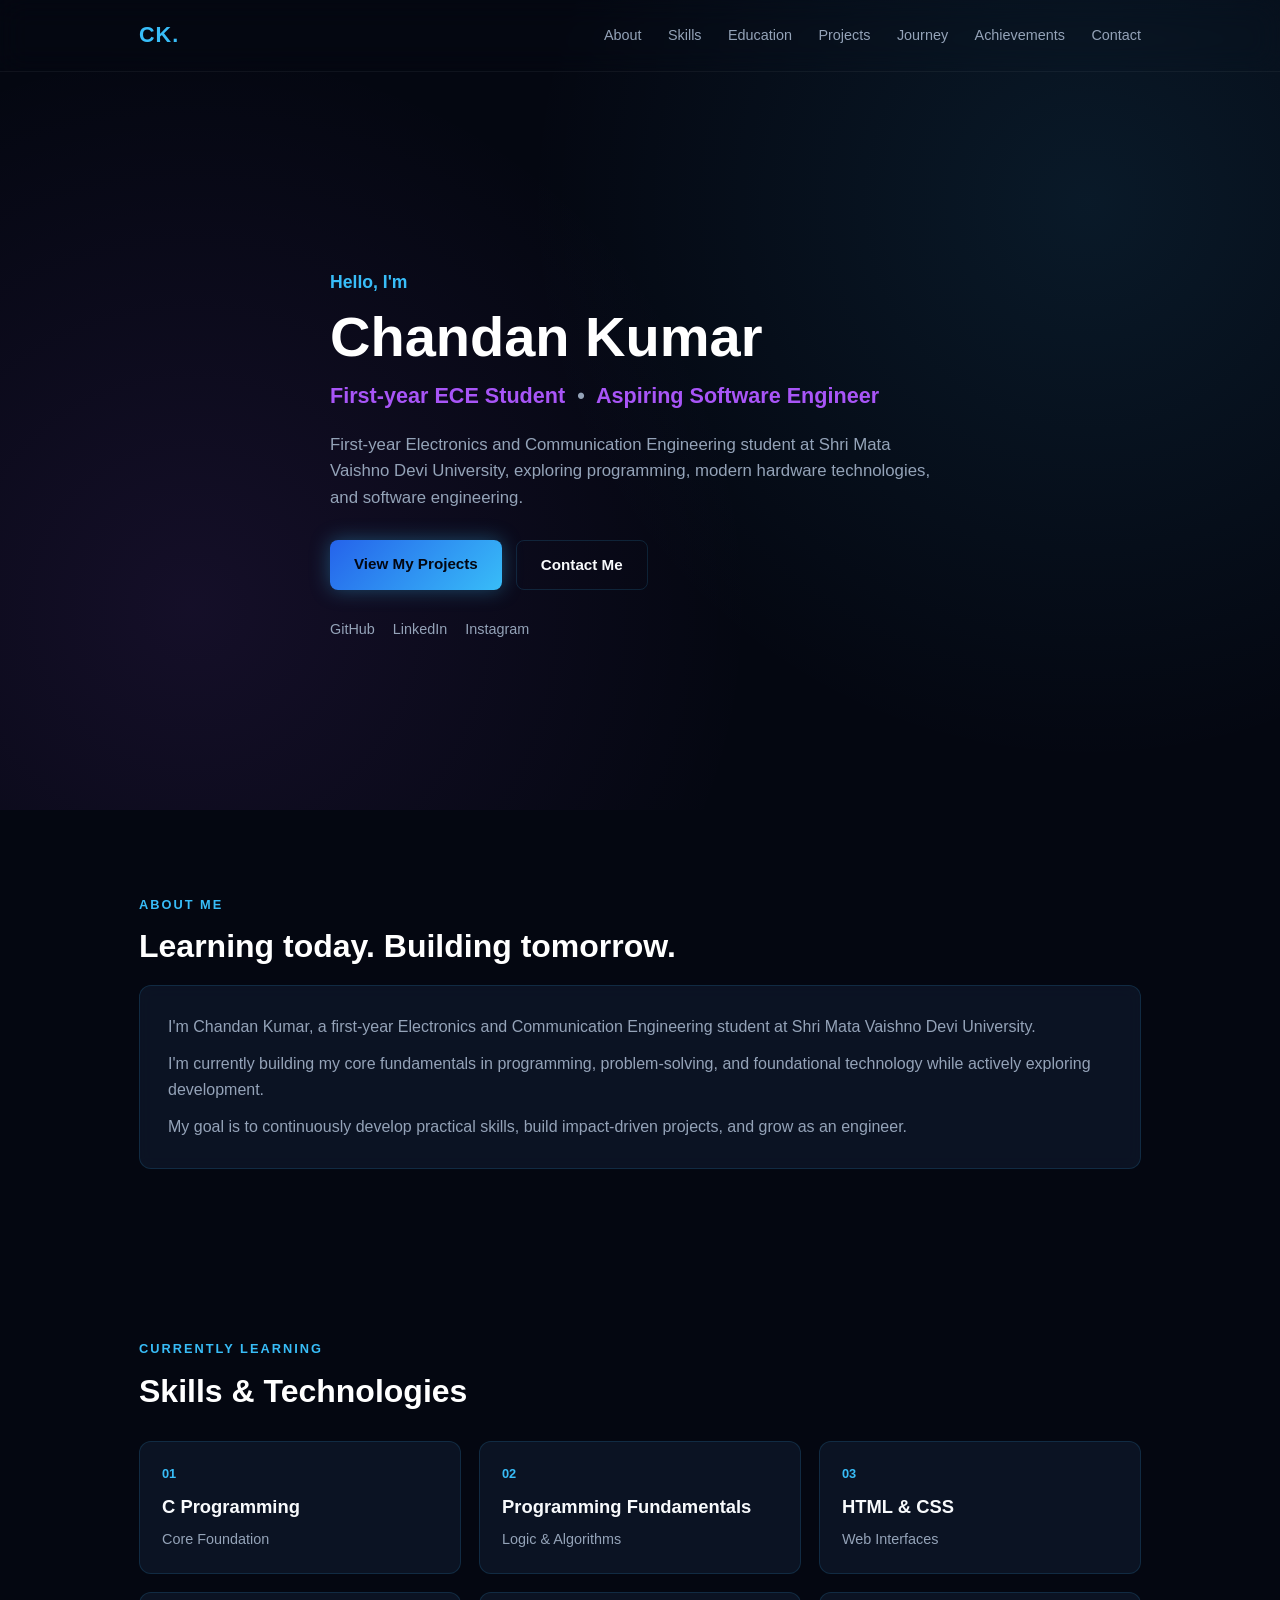
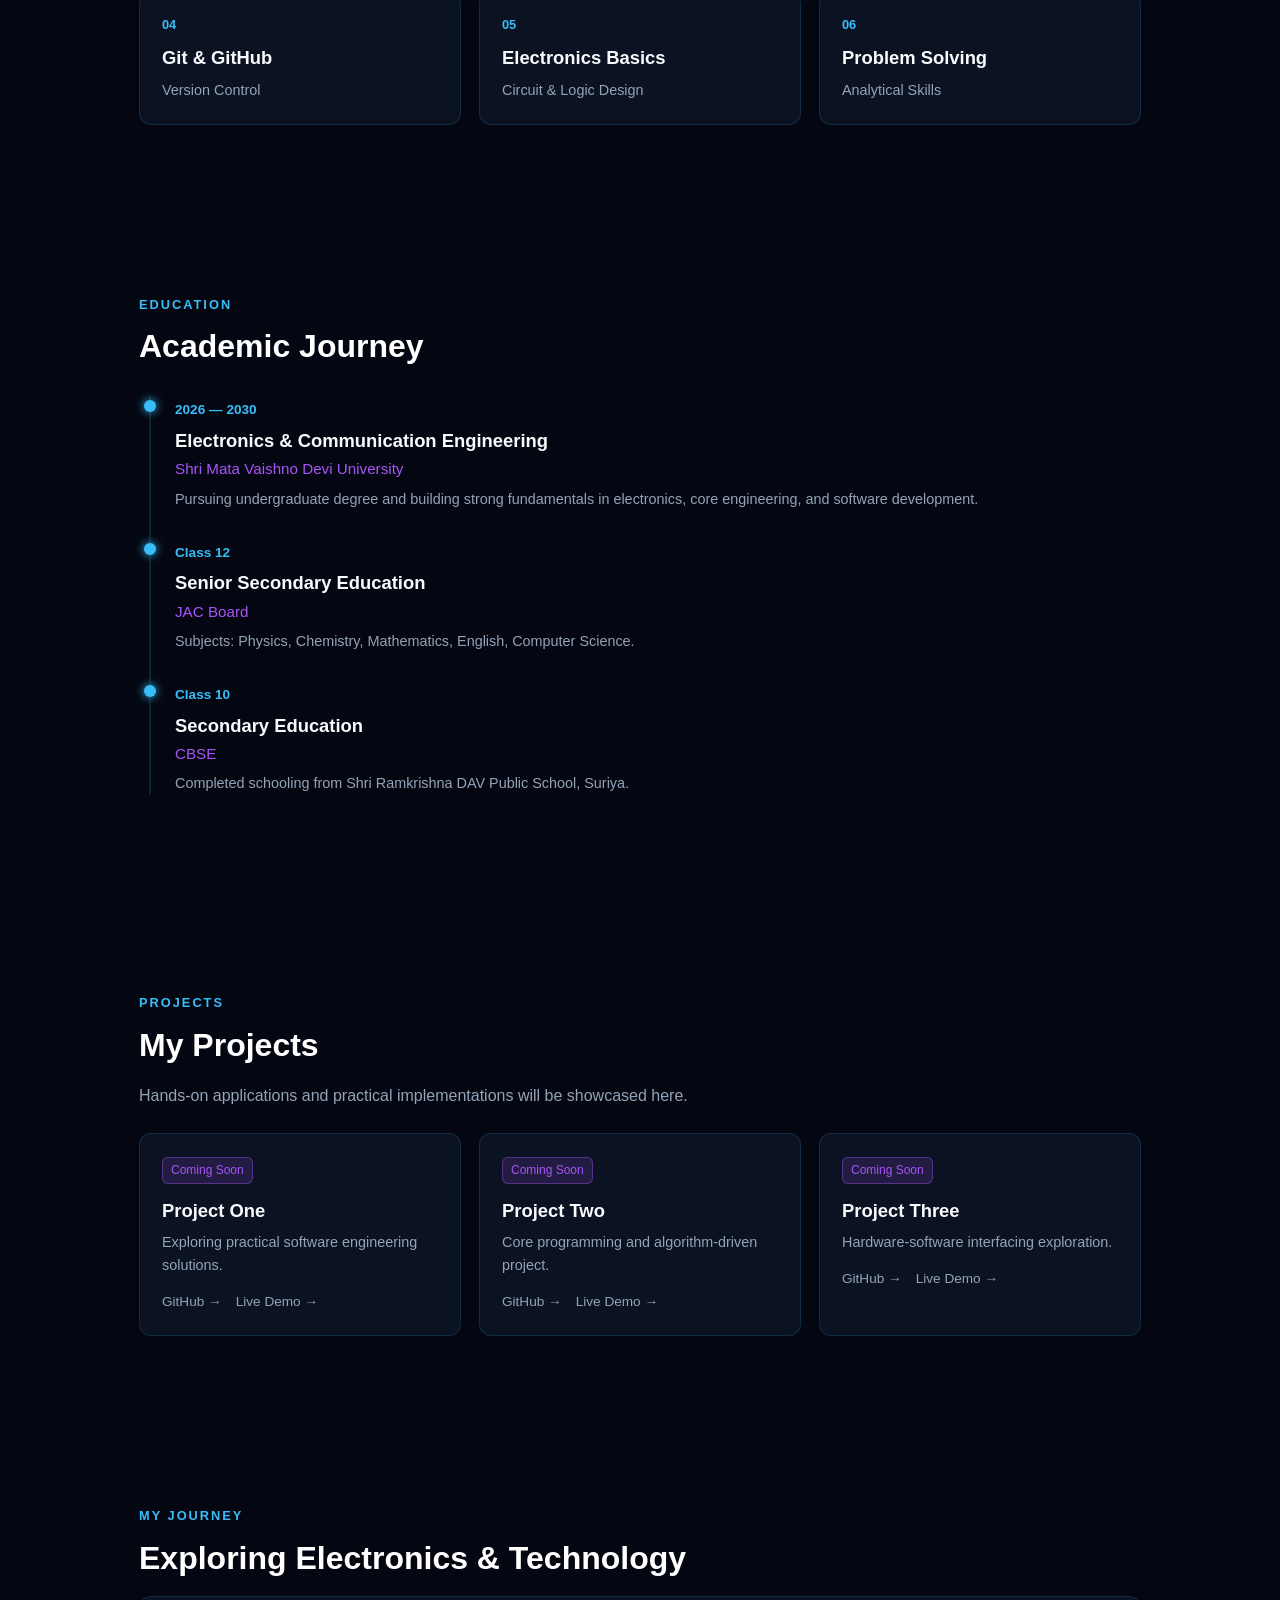
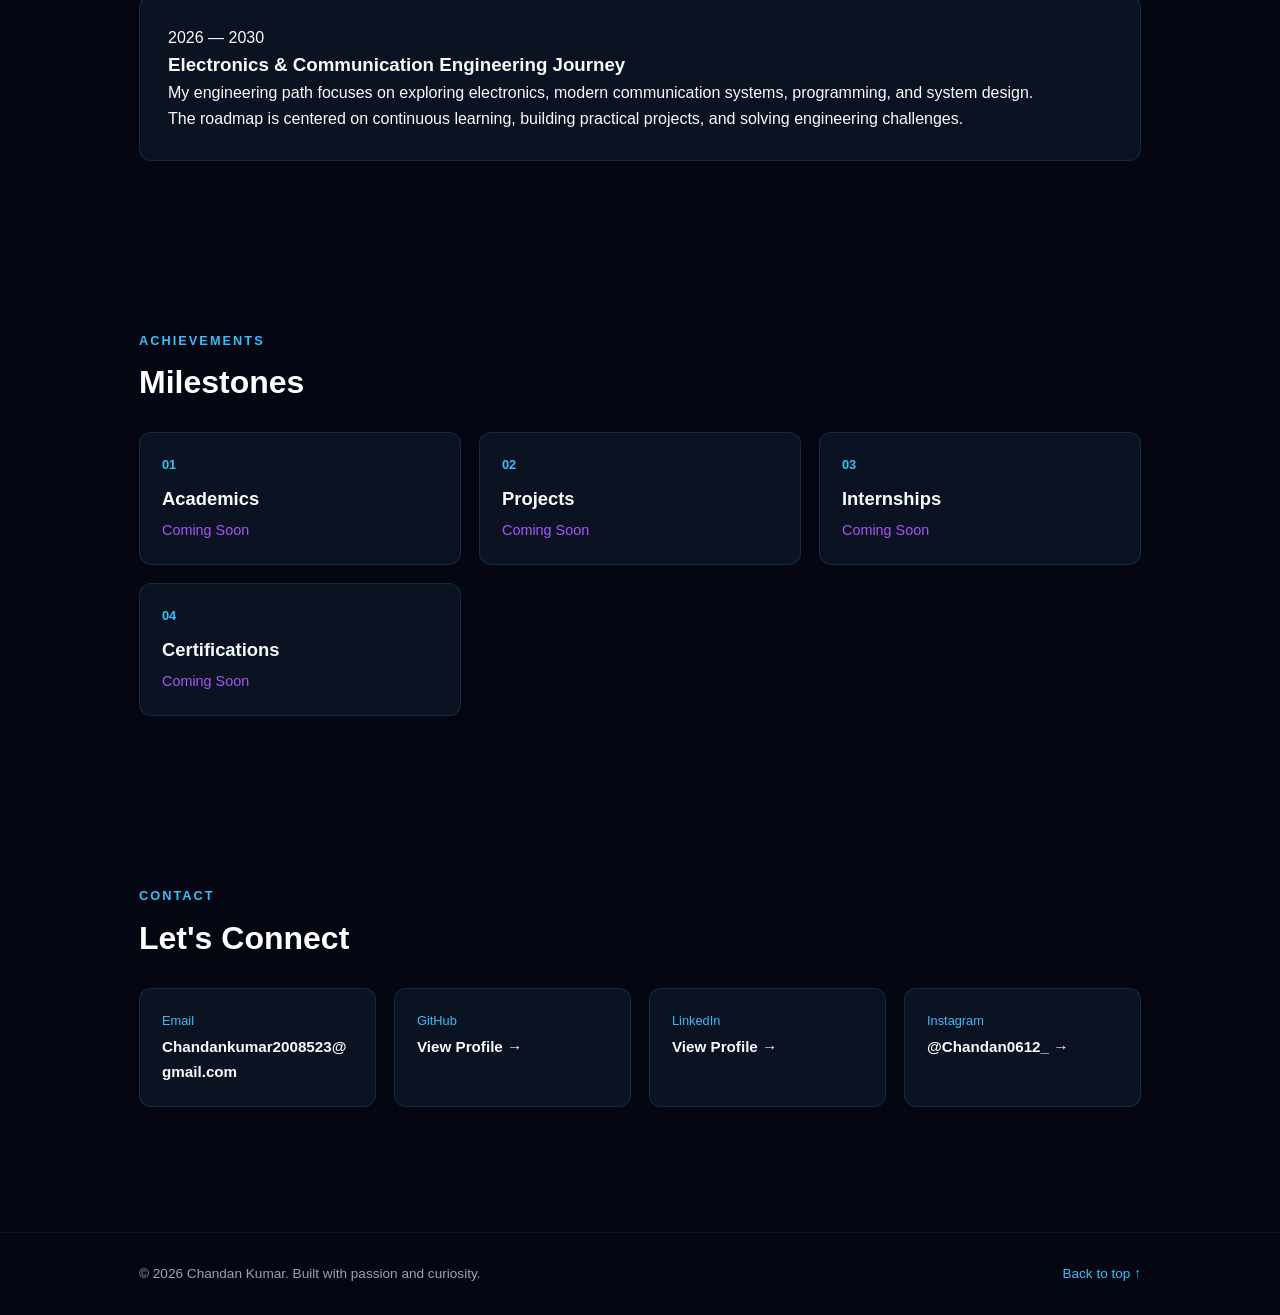
<file: index.html>
<!DOCTYPE html>
<html lang="en">
<head>
    <meta charset="UTF-8">
    <meta name="viewport" content="width=device-width, initial-scale=1.0">
    <meta name="description" content="Chandan Kumar - Electronics and Communication Engineering student exploring technology, programming, and development.">
    <title>Chandan Kumar | ECE Student</title>
    <link rel="stylesheet" href="style.css">
</head>
<body>

    <!-- =========================================
         NAVBAR
         ========================================= -->
    <header class="navbar">
        <div class="container nav-content">
            <a href="#home" class="logo">CK.</a>
            <nav>
                <a href="#about">About</a>
                <a href="#skills">Skills</a>
                <a href="#education">Education</a>
                <a href="#projects">Projects</a>
                <a href="#journey">Journey</a>
                <a href="#achievements">Achievements</a>
                <a href="#contact">Contact</a>
            </nav>
        </div>
    </header>

    <main>
        <!-- =========================================
             HERO SECTION
             ========================================= -->
        <section id="home" class="hero">
            <div class="container hero-content">
                <p class="hero-tag">Hello, I'm</p>
                <h1 class="hero-name">Chandan Kumar</h1>
                <h2 class="hero-role">First-year ECE Student <span>•</span> Aspiring Software Engineer</h2>
                <p class="hero-desc">
                    First-year Electronics and Communication Engineering student at Shri Mata Vaishno Devi University, exploring programming, modern hardware technologies, and software engineering.
                </p>
                <div class="btn-group">
                    <a href="#projects" class="btn btn-primary">View My Projects</a>
                    <a href="#contact" class="btn btn-secondary">Contact Me</a>
                </div>
                
                <div class="social-links">
                    <a href="https://github.com/chandan2079" target="_blank" rel="noopener noreferrer">GitHub</a>
                    <a href="https://www.linkedin.com/in/chandan-kumar-9a03062ab/" target="_blank" rel="noopener noreferrer">LinkedIn</a>
                    <a href="https://www.instagram.com/Chandan0612_/" target="_blank" rel="noopener noreferrer">Instagram</a>
                </div>
            </div>
        </section>

        <!-- =========================================
             ABOUT SECTION
             ========================================= -->
        <section id="about" class="section">
            <div class="container">
                <span class="section-label">ABOUT ME</span>
                <h2 class="section-title">Learning today. Building tomorrow.</h2>
                <div class="about-card">
                    <p>I'm Chandan Kumar, a first-year Electronics and Communication Engineering student at Shri Mata Vaishno Devi University.</p>
                    <p>I'm currently building my core fundamentals in programming, problem-solving, and foundational technology while actively exploring development.</p>
                    <p>My goal is to continuously develop practical skills, build impact-driven projects, and grow as an engineer.</p>
                </div>
            </div>
        </section>

        <!-- =========================================
             SKILLS SECTION
             ========================================= -->
        <section id="skills" class="section">
            <div class="container">
                <span class="section-label">CURRENTLY LEARNING</span>
                <h2 class="section-title">Skills & Technologies</h2>
                <div class="grid-cards">
                    <div class="card">
                        <span class="card-num">01</span>
                        <h3>C Programming</h3>
                        <p>Core Foundation</p>
                    </div>
                    <div class="card">
                        <span class="card-num">02</span>
                        <h3>Programming Fundamentals</h3>
                        <p>Logic & Algorithms</p>
                    </div>
                    <div class="card">
                        <span class="card-num">03</span>
                        <h3>HTML & CSS</h3>
                        <p>Web Interfaces</p>
                    </div>
                    <div class="card">
                        <span class="card-num">04</span>
                        <h3>Git & GitHub</h3>
                        <p>Version Control</p>
                    </div>
                    <div class="card">
                        <span class="card-num">05</span>
                        <h3>Electronics Basics</h3>
                        <p>Circuit & Logic Design</p>
                    </div>
                    <div class="card">
                        <span class="card-num">06</span>
                        <h3>Problem Solving</h3>
                        <p>Analytical Skills</p>
                    </div>
                </div>
            </div>
        </section>

        <!-- =========================================
             EDUCATION SECTION
             ========================================= -->
        <section id="education" class="section">
            <div class="container">
                <span class="section-label">EDUCATION</span>
                <h2 class="section-title">Academic Journey</h2>
                <div class="timeline">
                    <div class="timeline-item">
                        <div class="timeline-dot"></div>
                        <div class="timeline-content">
                            <span class="date">2026 — 2030</span>
                            <h3>Electronics & Communication Engineering</h3>
                            <h4>Shri Mata Vaishno Devi University</h4>
                            <p>Pursuing undergraduate degree and building strong fundamentals in electronics, core engineering, and software development.</p>
                        </div>
                    </div>
                    <div class="timeline-item">
                        <div class="timeline-dot"></div>
                        <div class="timeline-content">
                            <span class="date">Class 12</span>
                            <h3>Senior Secondary Education</h3>
                            <h4>JAC Board</h4>
                            <p>Subjects: Physics, Chemistry, Mathematics, English, Computer Science.</p>
                        </div>
                    </div>
                    <div class="timeline-item">
                        <div class="timeline-dot"></div>
                        <div class="timeline-content">
                            <span class="date">Class 10</span>
                            <h3>Secondary Education</h3>
                            <h4>CBSE</h4>
                            <p>Completed schooling from Shri Ramkrishna DAV Public School, Suriya.</p>
                        </div>
                    </div>
                </div>
            </div>
        </section>

        <!-- =========================================
             PROJECTS SECTION
             ========================================= -->
        <section id="projects" class="section">
            <div class="container">
                <span class="section-label">PROJECTS</span>
                <h2 class="section-title">My Projects</h2>
                <p class="section-subtext">Hands-on applications and practical implementations will be showcased here.</p>
                <div class="grid-cards">
                    <div class="card project-card">
                        <span class="badge-soon">Coming Soon</span>
                        <h3>Project One</h3>
                        <p>Exploring practical software engineering solutions.</p>
                        <div class="card-links">
                            <span>GitHub →</span>
                            <span>Live Demo →</span>
                        </div>
                    </div>
                    <div class="card project-card">
                        <span class="badge-soon">Coming Soon</span>
                        <h3>Project Two</h3>
                        <p>Core programming and algorithm-driven project.</p>
                        <div class="card-links">
                            <span>GitHub →</span>
                            <span>Live Demo →</span>
                        </div>
                    </div>
                    <div class="card project-card">
                        <span class="badge-soon">Coming Soon</span>
                        <h3>Project Three</h3>
                        <p>Hardware-software interfacing exploration.</p>
                        <div class="card-links">
                            <span>GitHub →</span>
                            <span>Live Demo →</span>
                        </div>
                    </div>
                </div>
            </div>
        </section>

        <!-- =========================================
             JOURNEY SECTION
             ========================================= -->
        <section id="journey" class="section">
            <div class="container">
                <span class="section-label">MY JOURNEY</span>
                <h2 class="section-title">Exploring Electronics & Technology</h2>
                <div class="journey-box">
                    <div class="journey-badge">2026 — 2030</div>
                    <div class="journey-details">
                        <h3>Electronics & Communication Engineering Journey</h3>
                        <p>My engineering path focuses on exploring electronics, modern communication systems, programming, and system design.</p>
                        <p>The roadmap is centered on continuous learning, building practical projects, and solving engineering challenges.</p>
                    </div>
                </div>
            </div>
        </section>

        <!-- =========================================
             ACHIEVEMENTS SECTION
             ========================================= -->
        <section id="achievements" class="section">
            <div class="container">
                <span class="section-label">ACHIEVEMENTS</span>
                <h2 class="section-title">Milestones</h2>
                <div class="grid-cards">
                    <div class="card">
                        <span class="card-num">01</span>
                        <h3>Academics</h3>
                        <p class="status-soon">Coming Soon</p>
                    </div>
                    <div class="card">
                        <span class="card-num">02</span>
                        <h3>Projects</h3>
                        <p class="status-soon">Coming Soon</p>
                    </div>
                    <div class="card">
                        <span class="card-num">03</span>
                        <h3>Internships</h3>
                        <p class="status-soon">Coming Soon</p>
                    </div>
                    <div class="card">
                        <span class="card-num">04</span>
                        <h3>Certifications</h3>
                        <p class="status-soon">Coming Soon</p>
                    </div>
                </div>
            </div>
        </section>

        <!-- =========================================
             CONTACT SECTION
             ========================================= -->
        <section id="contact" class="section">
            <div class="container">
                <span class="section-label">CONTACT</span>
                <h2 class="section-title">Let's Connect</h2>
                <div class="grid-cards contact-grid">
                    <a href="mailto:Chandankumar2008523@gmail.com" class="card contact-card">
                        <span>Email</span>
                        <strong>Chandankumar2008523@gmail.com</strong>
                    </a>
                    <a href="https://github.com/chandan2079" target="_blank" rel="noopener noreferrer" class="card contact-card">
                        <span>GitHub</span>
                        <strong>View Profile →</strong>
                    </a>
                    <a href="https://www.linkedin.com/in/chandan-kumar-9a03062ab/" target="_blank" rel="noopener noreferrer" class="card contact-card">
                        <span>LinkedIn</span>
                        <strong>View Profile →</strong>
                    </a>
                    <a href="https://www.instagram.com/Chandan0612_/" target="_blank" rel="noopener noreferrer" class="card contact-card">
                        <span>Instagram</span>
                        <strong>@Chandan0612_ →</strong>
                    </a>
                </div>
            </div>
        </section>
    </main>

    <!-- =========================================
         FOOTER
         ========================================= -->
    <footer>
        <div class="container footer-content">
            <p>© 2026 Chandan Kumar. Built with passion and curiosity.</p>
            <a href="#home">Back to top ↑</a>
        </div>
    </footer>

    <script src="script.js"></script>
</body>
</html>
</file>
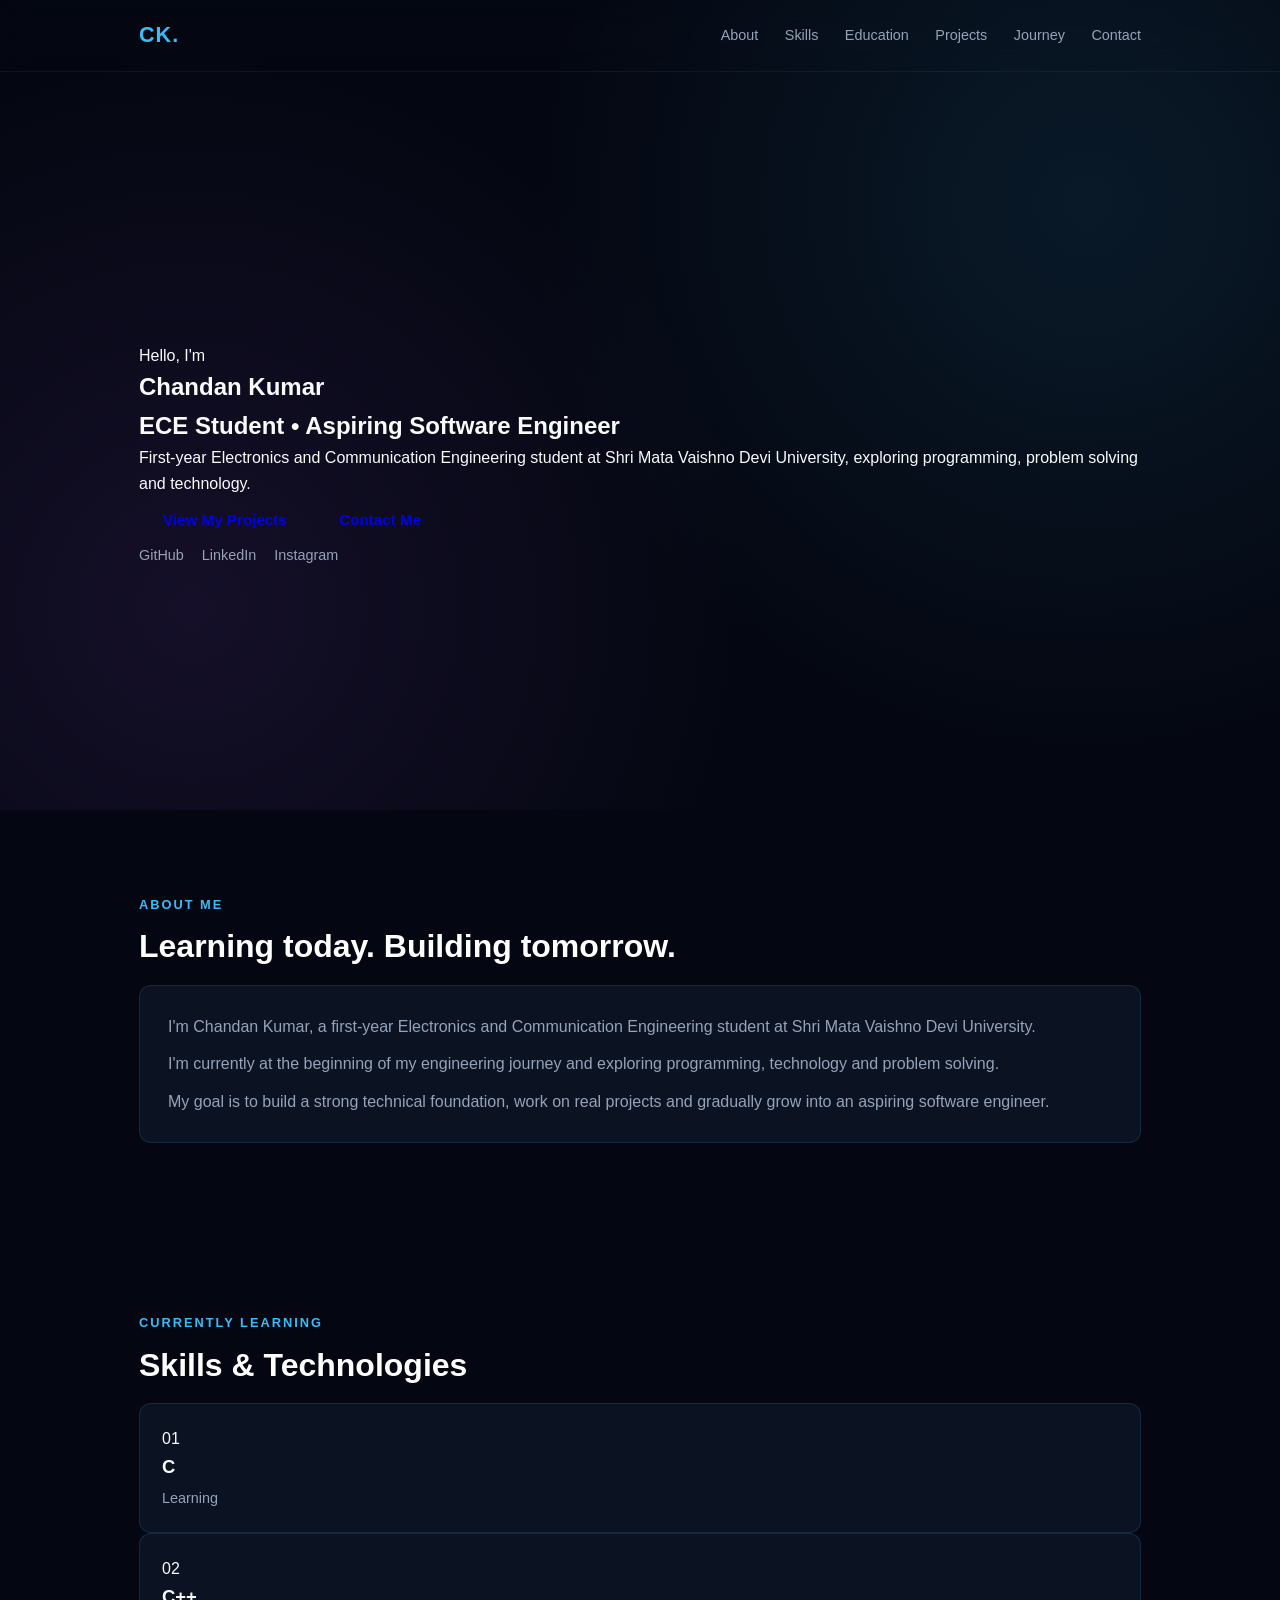
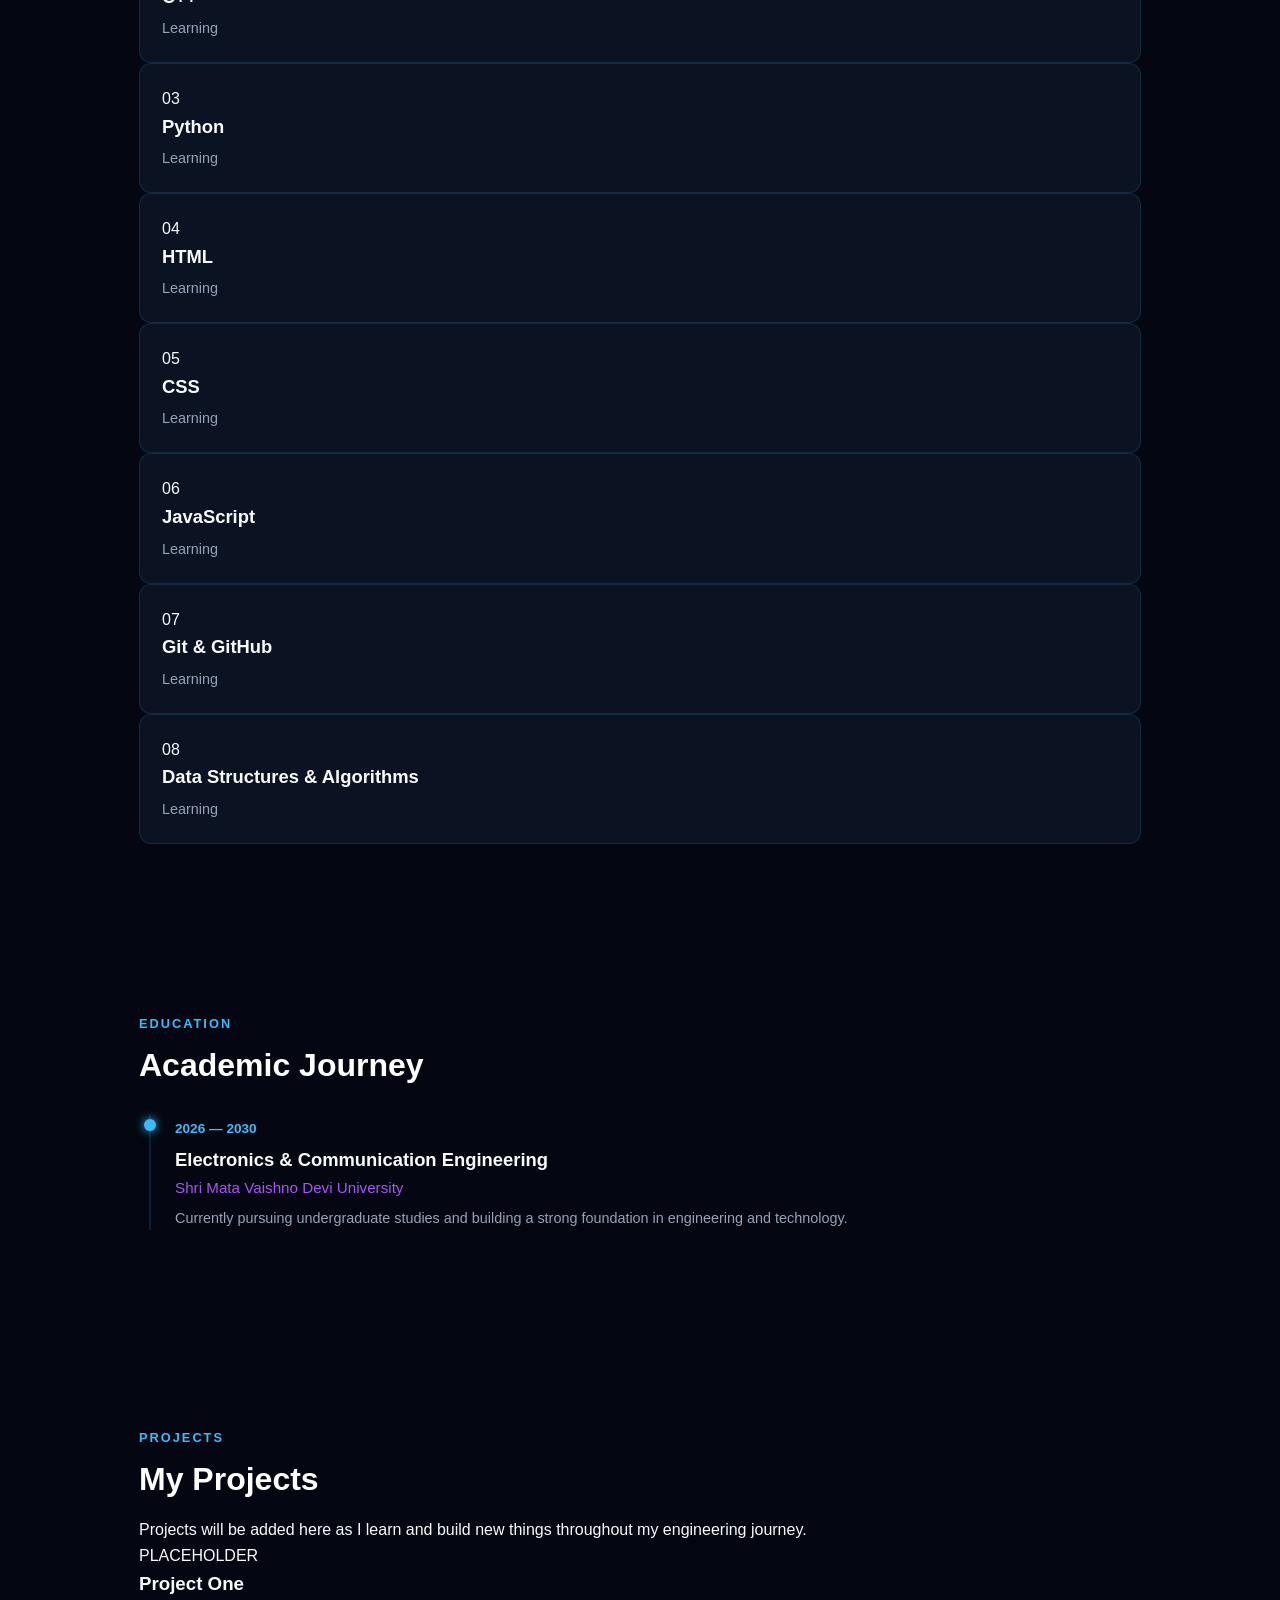
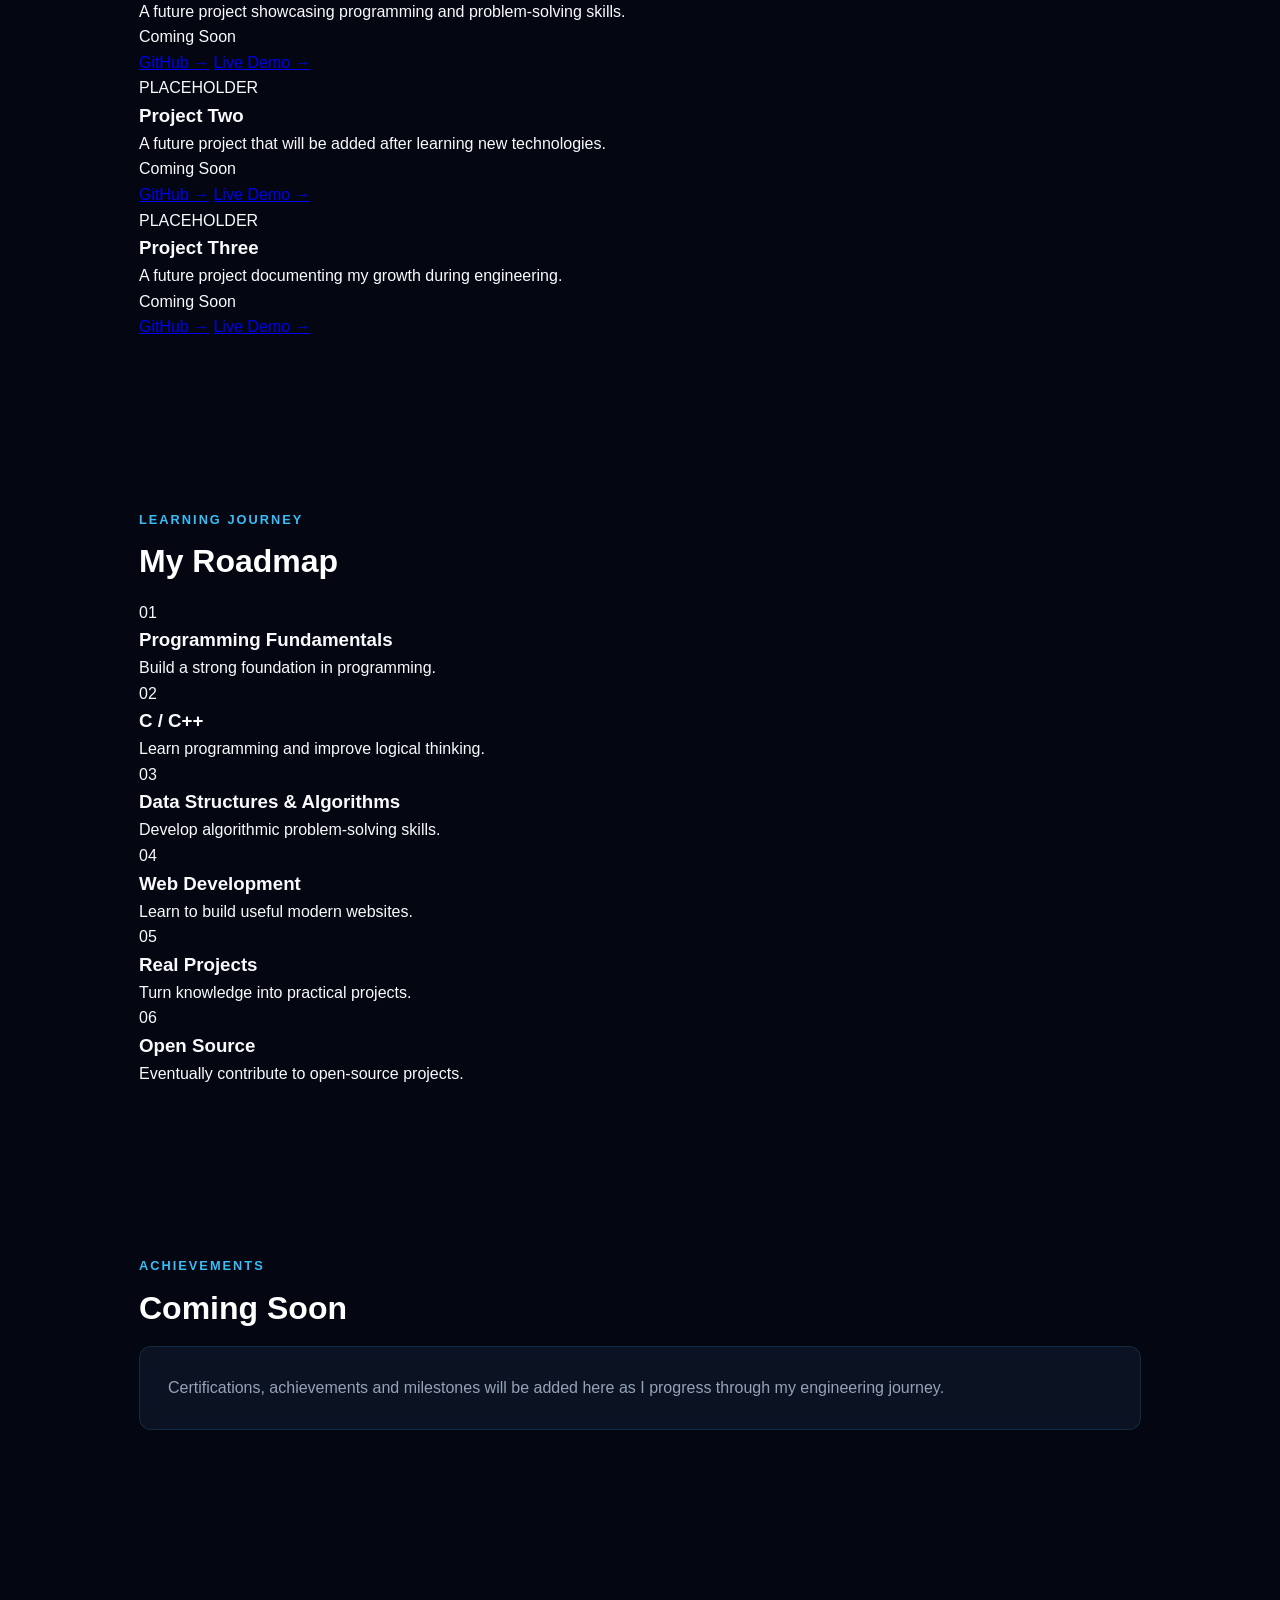
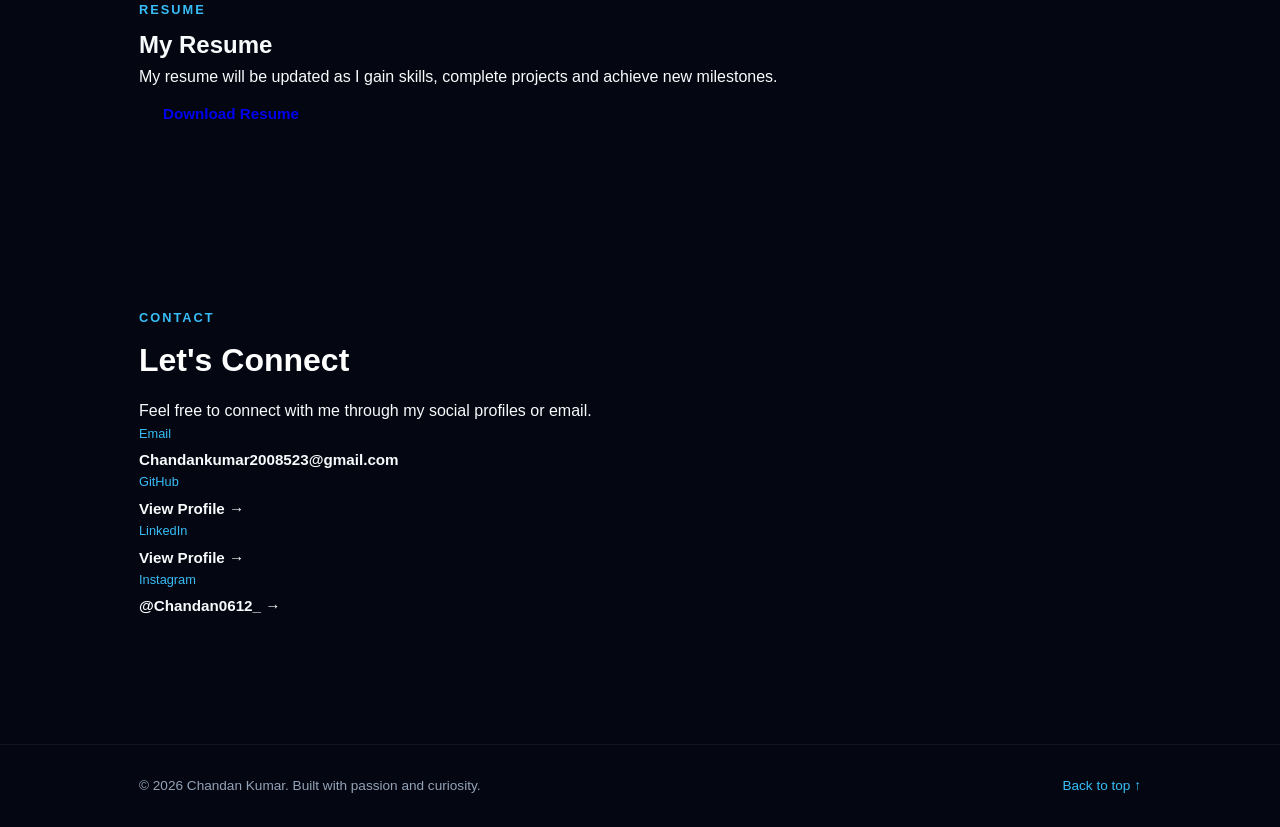
<file: intel.html>
<!DOCTYPE html>
<html lang="en">

<head>
    <meta charset="UTF-8">
    <meta name="viewport" content="width=device-width, initial-scale=1.0">

    <meta name="description"
        content="Chandan Kumar - Electronics and Communication Engineering student and aspiring software engineer.">

    <title>Chandan Kumar | ECE Student</title>

    <link rel="stylesheet" href="style.css">
</head>

<body>

    <!-- NAVBAR -->
    <header class="navbar">
        <div class="container nav-content">

            <a href="#home" class="logo">CK.</a>

            <nav>
                <a href="#about">About</a>
                <a href="#skills">Skills</a>
                <a href="#education">Education</a>
                <a href="#projects">Projects</a>
                <a href="#journey">Journey</a>
                <a href="#contact">Contact</a>
            </nav>

        </div>
    </header>


    <main>

        <!-- HERO -->
        <section id="home" class="hero">

            <div class="container hero-content">

                <p class="intro">Hello, I'm</p>

                <h1>Chandan Kumar</h1>

                <h2>
                    ECE Student
                    <span>•</span>
                    Aspiring Software Engineer
                </h2>

                <p class="hero-text">
                    First-year Electronics and Communication Engineering
                    student at Shri Mata Vaishno Devi University,
                    exploring programming, problem solving and technology.
                </p>

                <div class="buttons">

                    <a href="#projects" class="btn primary">
                        View My Projects
                    </a>

                    <a href="#contact" class="btn secondary">
                        Contact Me
                    </a>

                </div>


                <!-- SOCIAL LINKS -->

                <div class="social-links">

                    <a href="https://github.com/chandan2079"
                       target="_blank"
                       rel="noopener noreferrer">
                        GitHub
                    </a>

                    <a href="https://www.linkedin.com/in/chandan-kumar-9a03062ab/"
                       target="_blank"
                       rel="noopener noreferrer">
                        LinkedIn
                    </a>

                    <a href="https://www.instagram.com/Chandan0612_/"
                       target="_blank"
                       rel="noopener noreferrer">
                        Instagram
                    </a>

                </div>

            </div>

        </section>


        <!-- ABOUT -->
        <section id="about" class="section">

            <div class="container">

                <p class="section-label">
                    ABOUT ME
                </p>

                <h2 class="section-title">
                    Learning today. Building tomorrow.
                </h2>

                <div class="about-card">

                    <p>
                        I'm Chandan Kumar, a first-year Electronics and
                        Communication Engineering student at Shri Mata
                        Vaishno Devi University.
                    </p>

                    <p>
                        I'm currently at the beginning of my engineering
                        journey and exploring programming, technology
                        and problem solving.
                    </p>

                    <p>
                        My goal is to build a strong technical foundation,
                        work on real projects and gradually grow into
                        an aspiring software engineer.
                    </p>

                </div>

            </div>

        </section>


        <!-- SKILLS -->
        <section id="skills" class="section">

            <div class="container">

                <p class="section-label">
                    CURRENTLY LEARNING
                </p>

                <h2 class="section-title">
                    Skills & Technologies
                </h2>

                <div class="cards">

                    <div class="card">
                        <span class="card-number">01</span>
                        <h3>C</h3>
                        <p>Learning</p>
                    </div>

                    <div class="card">
                        <span class="card-number">02</span>
                        <h3>C++</h3>
                        <p>Learning</p>
                    </div>

                    <div class="card">
                        <span class="card-number">03</span>
                        <h3>Python</h3>
                        <p>Learning</p>
                    </div>

                    <div class="card">
                        <span class="card-number">04</span>
                        <h3>HTML</h3>
                        <p>Learning</p>
                    </div>

                    <div class="card">
                        <span class="card-number">05</span>
                        <h3>CSS</h3>
                        <p>Learning</p>
                    </div>

                    <div class="card">
                        <span class="card-number">06</span>
                        <h3>JavaScript</h3>
                        <p>Learning</p>
                    </div>

                    <div class="card">
                        <span class="card-number">07</span>
                        <h3>Git & GitHub</h3>
                        <p>Learning</p>
                    </div>

                    <div class="card">
                        <span class="card-number">08</span>
                        <h3>Data Structures & Algorithms</h3>
                        <p>Learning</p>
                    </div>

                </div>

            </div>

        </section>


        <!-- EDUCATION -->
        <section id="education" class="section">

            <div class="container">

                <p class="section-label">
                    EDUCATION
                </p>

                <h2 class="section-title">
                    Academic Journey
                </h2>

                <div class="timeline">

                    <div class="timeline-item">

                        <div class="timeline-dot"></div>

                        <div class="timeline-content">

                            <span class="date">
                                2026 — 2030
                            </span>

                            <h3>
                                Electronics & Communication Engineering
                            </h3>

                            <h4>
                                Shri Mata Vaishno Devi University
                            </h4>

                            <p>
                                Currently pursuing undergraduate studies
                                and building a strong foundation in
                                engineering and technology.
                            </p>

                        </div>

                    </div>

                </div>

            </div>

        </section>


        <!-- PROJECTS -->
        <section id="projects" class="section">

            <div class="container">

                <p class="section-label">
                    PROJECTS
                </p>

                <h2 class="section-title">
                    My Projects
                </h2>

                <p class="section-description">
                    Projects will be added here as I learn and build
                    new things throughout my engineering journey.
                </p>


                <div class="projects-grid">

                    <article class="project-card">

                        <span class="project-tag">
                            PLACEHOLDER
                        </span>

                        <h3>
                            Project One
                        </h3>

                        <p>
                            A future project showcasing programming
                            and problem-solving skills.
                        </p>

                        <div class="project-tech">
                            <span>Coming Soon</span>
                        </div>

                        <div class="project-links">
                            <a href="#">GitHub →</a>
                            <a href="#">Live Demo →</a>
                        </div>

                    </article>


                    <article class="project-card">

                        <span class="project-tag">
                            PLACEHOLDER
                        </span>

                        <h3>
                            Project Two
                        </h3>

                        <p>
                            A future project that will be added after
                            learning new technologies.
                        </p>

                        <div class="project-tech">
                            <span>Coming Soon</span>
                        </div>

                        <div class="project-links">
                            <a href="#">GitHub →</a>
                            <a href="#">Live Demo →</a>
                        </div>

                    </article>


                    <article class="project-card">

                        <span class="project-tag">
                            PLACEHOLDER
                        </span>

                        <h3>
                            Project Three
                        </h3>

                        <p>
                            A future project documenting my growth
                            during engineering.
                        </p>

                        <div class="project-tech">
                            <span>Coming Soon</span>
                        </div>

                        <div class="project-links">
                            <a href="#">GitHub →</a>
                            <a href="#">Live Demo →</a>
                        </div>

                    </article>

                </div>

            </div>

        </section>


        <!-- LEARNING JOURNEY -->
        <section id="journey" class="section">

            <div class="container">

                <p class="section-label">
                    LEARNING JOURNEY
                </p>

                <h2 class="section-title">
                    My Roadmap
                </h2>

                <div class="journey-grid">

                    <div class="journey-item">
                        <span>01</span>
                        <h3>Programming Fundamentals</h3>
                        <p>Build a strong foundation in programming.</p>
                    </div>

                    <div class="journey-item">
                        <span>02</span>
                        <h3>C / C++</h3>
                        <p>Learn programming and improve logical thinking.</p>
                    </div>

                    <div class="journey-item">
                        <span>03</span>
                        <h3>Data Structures & Algorithms</h3>
                        <p>Develop algorithmic problem-solving skills.</p>
                    </div>

                    <div class="journey-item">
                        <span>04</span>
                        <h3>Web Development</h3>
                        <p>Learn to build useful modern websites.</p>
                    </div>

                    <div class="journey-item">
                        <span>05</span>
                        <h3>Real Projects</h3>
                        <p>Turn knowledge into practical projects.</p>
                    </div>

                    <div class="journey-item">
                        <span>06</span>
                        <h3>Open Source</h3>
                        <p>Eventually contribute to open-source projects.</p>
                    </div>

                </div>

            </div>

        </section>


        <!-- ACHIEVEMENTS -->
        <section id="achievements" class="section">

            <div class="container">

                <p class="section-label">
                    ACHIEVEMENTS
                </p>

                <h2 class="section-title">
                    Coming Soon
                </h2>

                <div class="about-card">

                    <p>
                        Certifications, achievements and milestones
                        will be added here as I progress through my
                        engineering journey.
                    </p>

                </div>

            </div>

        </section>


        <!-- RESUME -->
        <section id="resume" class="section">

            <div class="container resume-box">

                <p class="section-label">
                    RESUME
                </p>

                <h2>
                    My Resume
                </h2>

                <p>
                    My resume will be updated as I gain skills,
                    complete projects and achieve new milestones.
                </p>

                <a href="#" class="btn primary">
                    Download Resume
                </a>

            </div>

        </section>


        <!-- CONTACT -->
        <section id="contact" class="section">

            <div class="container">

                <p class="section-label">
                    CONTACT
                </p>

                <h2 class="section-title">
                    Let's Connect
                </h2>

                <p class="section-description">
                    Feel free to connect with me through my social
                    profiles or email.
                </p>


                <div class="contact-grid">

                    <!-- EMAIL -->

                    <a href="mailto:Chandankumar2008523@gmail.com"
                       class="contact-card">

                        <span>Email</span>

                        <strong>
                            Chandankumar2008523@gmail.com
                        </strong>

                    </a>


                    <!-- GITHUB -->

                    <a href="https://github.com/chandan2079"
                       target="_blank"
                       rel="noopener noreferrer"
                       class="contact-card">

                        <span>GitHub</span>

                        <strong>
                            View Profile →
                        </strong>

                    </a>


                    <!-- LINKEDIN -->

                    <a href="https://www.linkedin.com/in/chandan-kumar-9a03062ab/"
                       target="_blank"
                       rel="noopener noreferrer"
                       class="contact-card">

                        <span>LinkedIn</span>

                        <strong>
                            View Profile →
                        </strong>

                    </a>


                    <!-- INSTAGRAM -->

                    <a href="https://www.instagram.com/Chandan0612_/"
                       target="_blank"
                       rel="noopener noreferrer"
                       class="contact-card">

                        <span>Instagram</span>

                        <strong>
                            @Chandan0612_ →
                        </strong>

                    </a>

                </div>

            </div>

        </section>

    </main>


    <!-- FOOTER -->

    <footer>

        <div class="container footer-content">

            <p>
                © 2026 Chandan Kumar.
                Built with passion and curiosity.
            </p>

            <a href="#home">
                Back to top ↑
            </a>

        </div>

    </footer>


    <script src="script.js"></script>

</body>

</html>
</file>
<file: style.css>
/* =========================================
   VARIABLES & DESIGN SYSTEM
   ========================================= */
:root {
    --bg-dark: #040711;
    --bg-card: rgba(13, 22, 39, 0.85);
    --border-color: rgba(56, 189, 248, 0.15);
    --border-glow: rgba(147, 51, 234, 0.45);
    --cyan: #38bdf8;
    --neon-blue: #00e5ff;
    --purple: #a855f7;
    --text-main: #f8fafc;
    --text-muted: #94a3b8;
    --font-sans: -apple-system, BlinkMacSystemFont, "Segoe UI", Roboto, sans-serif;
    --font-mono: "Fira Code", "Courier New", Courier, monospace;
}

* {
    margin: 0;
    padding: 0;
    box-sizing: border-box;
}

html {
    scroll-behavior: smooth;
}

body {
    background-color: var(--bg-dark);
    color: var(--text-main);
    font-family: var(--font-sans);
    line-height: 1.6;
    overflow-x: hidden;
}

/* =========================================
   LAYOUT & NAVBAR
   ========================================= */
.container {
    max-width: 1050px;
    margin: 0 auto;
    padding: 0 24px;
}

.navbar {
    position: fixed;
    top: 0;
    left: 0;
    width: 100%;
    z-index: 1000;
    padding: 18px 0;
    backdrop-filter: blur(14px);
    border-bottom: 1px solid rgba(255, 255, 255, 0.05);
    transition: all 0.3s ease;
}

.navbar.scrolled {
    background: rgba(4, 7, 17, 0.9);
    border-bottom: 1px solid var(--border-color);
}

.nav-content {
    display: flex;
    justify-content: space-between;
    align-items: center;
}

.logo {
    font-size: 1.35rem;
    font-weight: 800;
    color: var(--cyan);
    text-decoration: none;
    letter-spacing: 1px;
}

nav a {
    color: var(--text-muted);
    text-decoration: none;
    margin-left: 22px;
    font-size: 0.9rem;
    font-weight: 500;
    transition: color 0.2s ease;
}

nav a:hover {
    color: var(--cyan);
}

/* =========================================
   HERO SECTION
   ========================================= */
.hero {
    min-height: 90vh;
    display: flex;
    align-items: center;
    padding-top: 100px;
    background: radial-gradient(circle at 85% 25%, rgba(56, 189, 248, 0.1) 0%, transparent 45%),
                radial-gradient(circle at 15% 75%, rgba(168, 85, 247, 0.1) 0%, transparent 45%);
}

.hero-tag {
    color: var(--cyan);
    font-size: 1.1rem;
    font-weight: 600;
    margin-bottom: 8px;
}

.hero-name {
    font-size: 3.5rem;
    font-weight: 800;
    color: #ffffff;
    line-height: 1.15;
    margin-bottom: 10px;
}

.hero-role {
    font-size: 1.35rem;
    color: var(--purple);
    font-weight: 600;
    margin-bottom: 18px;
}

.hero-role span {
    color: var(--text-muted);
    margin: 0 6px;
}

.hero-desc {
    max-width: 620px;
    color: var(--text-muted);
    font-size: 1.05rem;
    margin-bottom: 28px;
}

.btn-group {
    display: flex;
    gap: 14px;
    margin-bottom: 28px;
}

.btn {
    padding: 12px 24px;
    border-radius: 8px;
    font-weight: 600;
    text-decoration: none;
    font-size: 0.95rem;
    transition: all 0.25s ease;
    display: inline-block;
}

.btn-primary {
    background: linear-gradient(135deg, #2563eb, var(--cyan));
    color: #030712;
    box-shadow: 0 0 20px rgba(56, 189, 248, 0.35);
}

.btn-primary:hover {
    transform: translateY(-2px);
    box-shadow: 0 0 25px rgba(56, 189, 248, 0.55);
}

.btn-secondary {
    background: transparent;
    color: var(--text-main);
    border: 1px solid var(--border-color);
}

.btn-secondary:hover {
    background: rgba(255, 255, 255, 0.05);
    border-color: var(--cyan);
}

.social-links {
    display: flex;
    gap: 18px;
}

.social-links a {
    color: var(--text-muted);
    text-decoration: none;
    font-size: 0.9rem;
    transition: color 0.2s ease;
}

.social-links a:hover {
    color: var(--cyan);
}

/* =========================================
   SECTIONS & CARDS
   ========================================= */
.section {
    padding: 85px 0;
}

.section-label {
    font-size: 0.8rem;
    letter-spacing: 2px;
    color: var(--cyan);
    font-weight: 700;
    display: block;
    margin-bottom: 6px;
}

.section-title {
    font-size: 2rem;
    font-weight: 700;
    margin-bottom: 12px;
    color: #ffffff;
}

.section-subtext {
    color: var(--text-muted);
    margin-bottom: 24px;
}

.about-card, .journey-box {
    background: var(--bg-card);
    border: 1px solid var(--border-color);
    border-radius: 12px;
    padding: 28px;
    backdrop-filter: blur(8px);
}

.about-card p {
    color: var(--text-muted);
    margin-bottom: 12px;
}

.about-card p:last-child {
    margin-bottom: 0;
}

.grid-cards {
    display: grid;
    grid-template-columns: repeat(auto-fit, minmax(240px, 1fr));
    gap: 18px;
    margin-top: 24px;
}

.card {
    background: var(--bg-card);
    border: 1px solid var(--border-color);
    border-radius: 12px;
    padding: 22px;
    transition: transform 0.25s ease, border-color 0.25s ease;
}

.card:hover {
    transform: translateY(-4px);
    border-color: var(--border-glow);
}

.card-num {
    font-size: 0.8rem;
    font-weight: 700;
    color: var(--cyan);
    margin-bottom: 8px;
    display: block;
}

.card h3 {
    font-size: 1.15rem;
    margin-bottom: 6px;
}

.card p {
    color: var(--text-muted);
    font-size: 0.9rem;
}

/* =========================================
   TIMELINE (ACADEMICS)
   ========================================= */
.timeline {
    border-left: 2px solid var(--border-color);
    margin-left: 10px;
    padding-left: 24px;
    margin-top: 24px;
}

.timeline-item {
    position: relative;
    margin-bottom: 28px;
}

.timeline-dot {
    position: absolute;
    left: -31px;
    top: 4px;
    width: 12px;
    height: 12px;
    border-radius: 50%;
    background: var(--cyan);
    box-shadow: 0 0 10px var(--cyan);
}

.timeline-content .date {
    font-size: 0.85rem;
    color: var(--cyan);
    font-weight: 600;
}

.timeline-content h3 {
    font-size: 1.15rem;
    margin: 4px 0 2px;
}

.timeline-content h4 {
    font-size: 0.95rem;
    color: var(--purple);
    font-weight: 500;
    margin-bottom: 6px;
}

.timeline-content p {
    color: var(--text-muted);
    font-size: 0.9rem;
}

/* =========================================
   PROJECTS & STATUS BADGES
   ========================================= */
.project-card {
    position: relative;
}

.badge-soon {
    display: inline-block;
    font-size: 0.75rem;
    background: rgba(168, 85, 247, 0.15);
    color: var(--purple);
    border: 1px solid rgba(168, 85, 247, 0.4);
    padding: 3px 8px;
    border-radius: 6px;
    margin-bottom: 12px;
}

.card-links {
    display: flex;
    gap: 14px;
    margin-top: 14px;
    font-size: 0.85rem;
    color: var(--text-muted);
}

.status-soon {
    color: var(--purple) !important;
    font-size: 0.85rem;
    margin-top: 4px;
}

/* =========================================
   CONTACT & FOOTER
   ========================================= */
.contact-grid {
    grid-template-columns: repeat(auto-fit, minmax(220px, 1fr));
}

.contact-card {
    text-decoration: none;
    color: inherit;
    display: flex;
    flex-direction: column;
}

.contact-card span {
    font-size: 0.8rem;
    color: var(--cyan);
    margin-bottom: 4px;
}

.contact-card strong {
    font-size: 0.95rem;
    word-break: break-all;
}

footer {
    border-top: 1px solid rgba(255, 255, 255, 0.05);
    padding: 30px 0;
    margin-top: 40px;
}

.footer-content {
    display: flex;
    justify-content: space-between;
    align-items: center;
    color: var(--text-muted);
    font-size: 0.85rem;
}

.footer-content a {
    color: var(--cyan);
    text-decoration: none;
}

/* =========================================
   RESPONSIVE DESIGN
   ========================================= */
@media (max-width: 768px) {
    .hero-name { font-size: 2.5rem; }
    .hero-role { font-size: 1.1rem; }
    nav { display: none; }
    .btn-group { flex-direction: column; }
}
</file>
